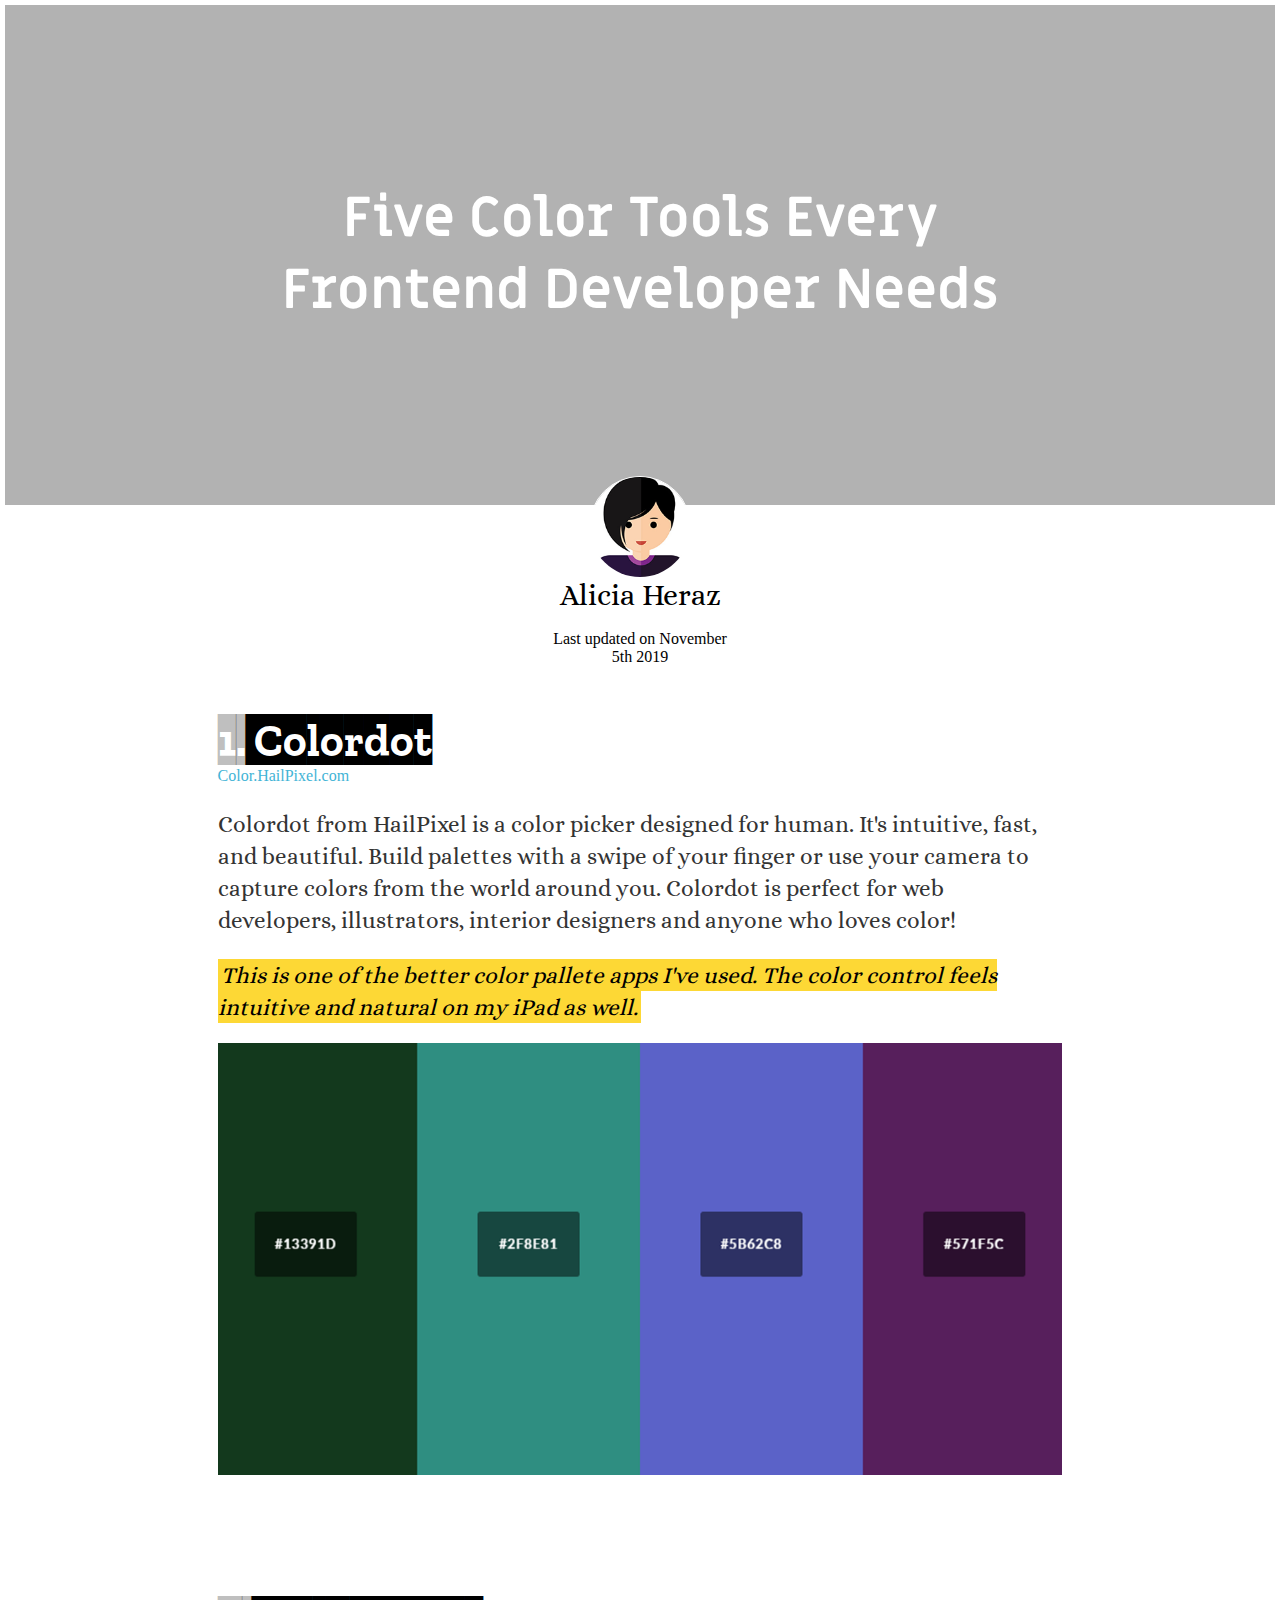
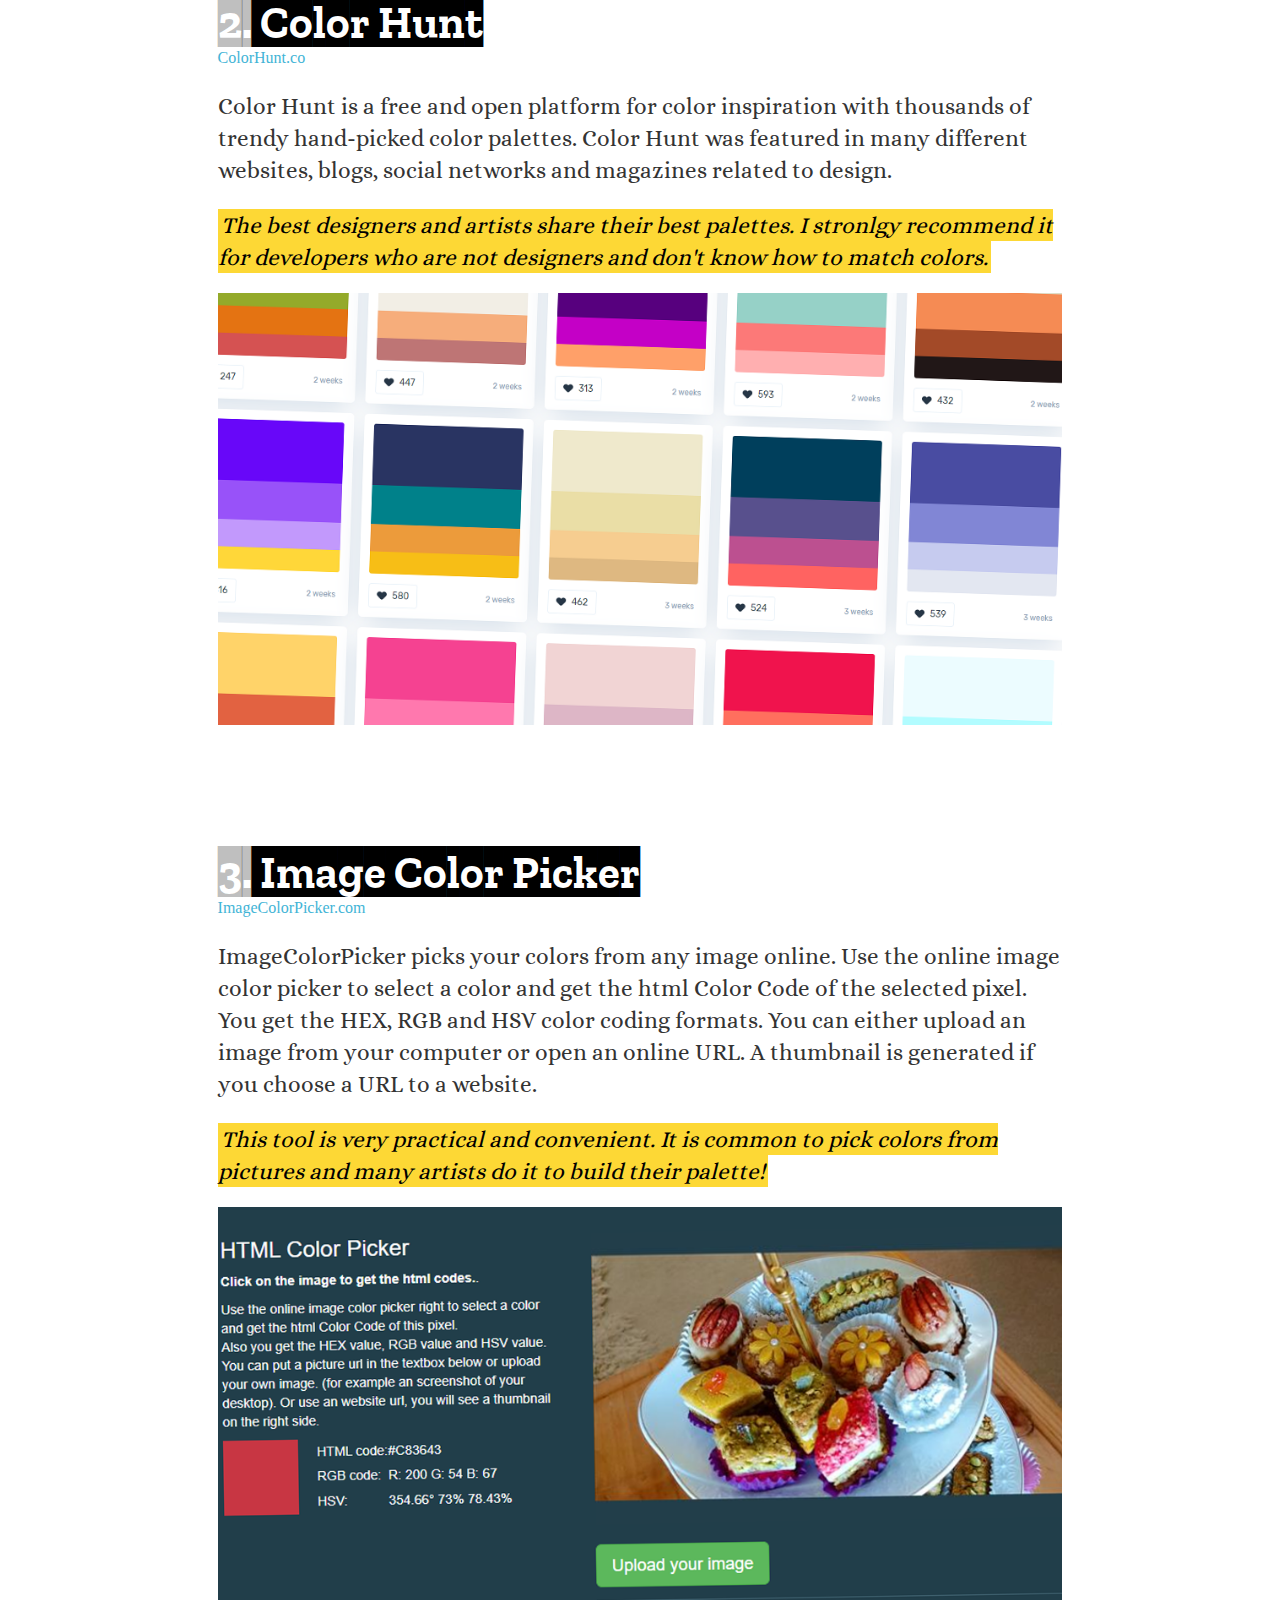
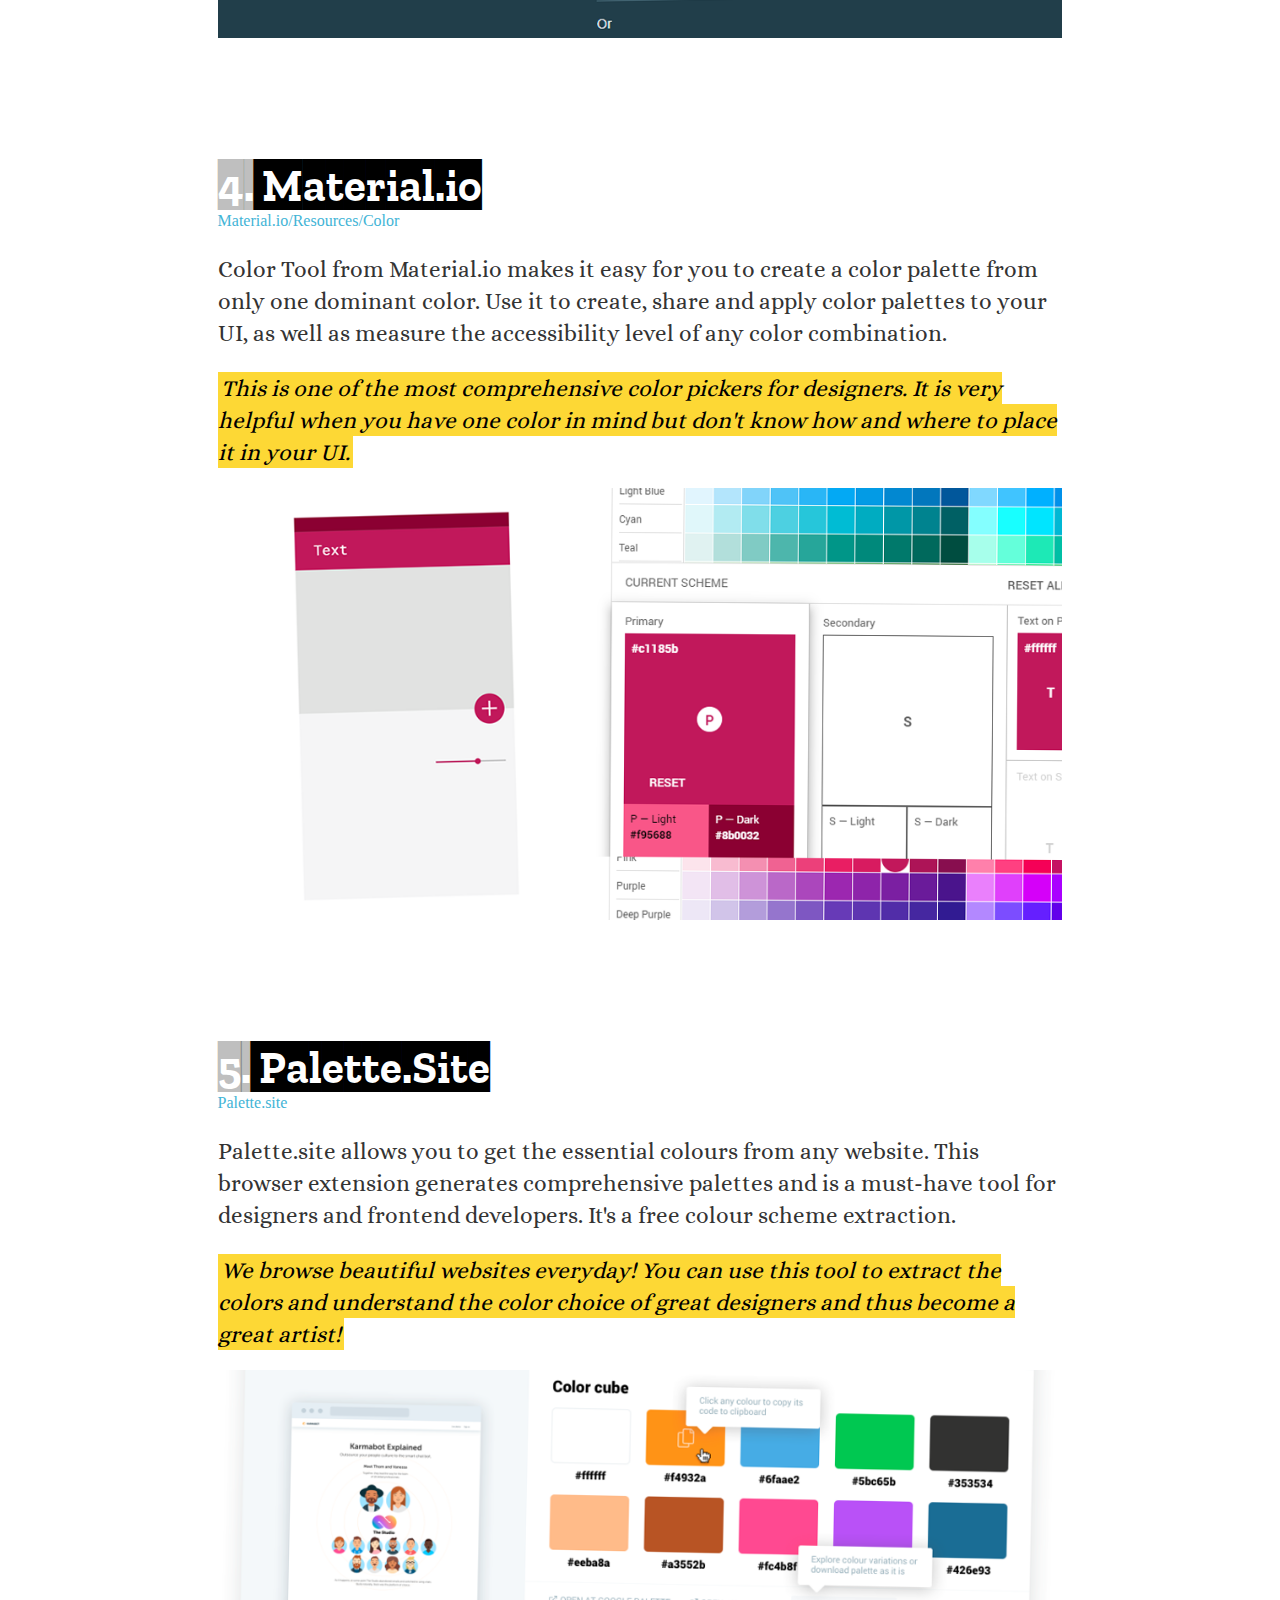
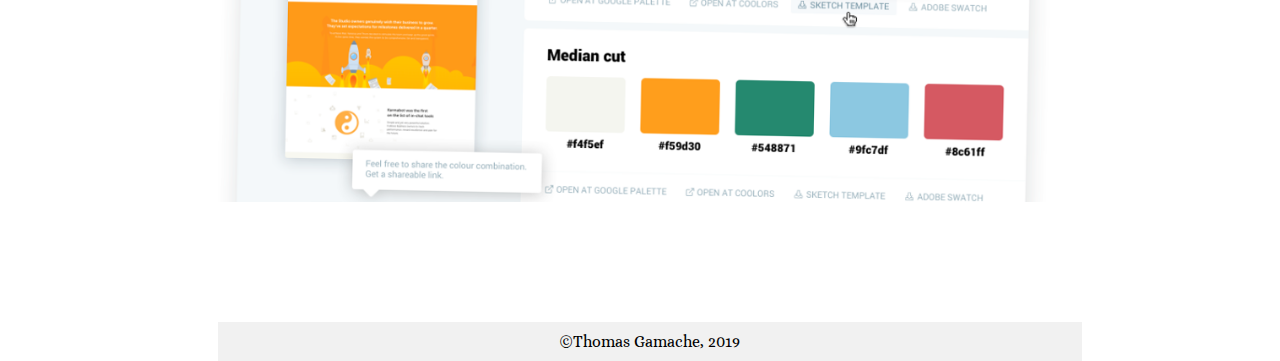
<file: index.html>
<!DOCTYPE html>
<html>
  <head>
    <meta charset="utf-8">
    <title>Alicia's List of Five</title>
    <link rel="stylesheet" href='fivecolortools-styles.css'/>
    <link rel="stylesheet" href="https://fonts.googleapis.com/css?family=Miriam+Libre&display=swap">
    <link rel="stylesheet" href="https://fonts.googleapis.com/css?family=Zilla+Slab+Highlight&display=swap">
    <link rel="stylesheet" href="https://fonts.googleapis.com/css?family=Alice&display=swap">
	<link rel="icon" href="favicon.ico">
  </head>
  
  
  <body>
    <header><h1 style="font-size:55px(max-width:780px)">Five Color Tools Every <br> Frontend Developer Needs
      </h1>
    </header>
    <figure>
    <img src="alicia.png" class="profil">
      <figcaption><span class="caption">Alicia Heraz </span> 
        </figcaption>
        <br>
        <figcaption class="border">
        Last updated on November 5th 2019
        </figcaption>
      </figure>
    <div class = "wrapper">   
    
      <div class="colordot"><h2><span class="num">1.</span> Colordot</h2>
    <a href = "https://colorhunt.co//">Color.HailPixel.com</a>
    <p>Colordot from HailPixel is a color picker designed for human. It's intuitive, fast, and beautiful. Build palettes with a swipe of your finger or use your camera to capture colors from the world around you. Colordot is perfect for web developers, illustrators, interior designers and anyone who loves color!</p>

<p><mark class = "m2">This is one of the better color pallete apps I've used. The color control feels intuitive and natural on my iPad as well.

  </mark></p>
    <img src ="hailpixel.com.png" class = "img">
    
      <h2><span class="num">2.</span> Color Hunt</h2>
      
      <a href="https://colorhunt.co/">ColorHunt.co</a>
      
      <p>Color Hunt is a free and open platform for color inspiration with thousands of trendy hand-picked color palettes. Color Hunt was featured in many different websites, blogs, social networks and magazines related to design.</p>
      
      <p><mark class="m2">The best designers and artists share their best palettes. I stronlgy recommend it for developers who are not designers and don't know how to match colors.</p>
        
        <img src="colorhunt.co.png" class="img">
        
      <h2><span class="num">3.</span> Image Color Picker</h2>
      
      <a href="https://imagecolorpicker.com/">ImageColorPicker.com</a>
      
      <p>ImageColorPicker picks your colors from any image online. Use the online image color picker to select a color and get the html Color Code of the selected pixel. You get the HEX, RGB and HSV color coding formats. You can either upload an image from your computer or open an online URL. A thumbnail is generated if you choose a URL to a website.</p>
      
      <p><mark class="m2">This tool is very practical and convenient. It is common to pick colors from pictures and many artists do it to build their palette!</mark></p>
      
      <img src="imagecolorpicker.com.png" class="img">
      
      <h2><span class="num">4.</span> Material.io</h2>
      
      <a href="https://material.io/">Material.io/Resources/Color</a>
      
      <p>Color Tool from Material.io makes it easy for you to create a color palette from only one dominant color. Use it to create, share and apply color palettes to your UI, as well as measure the accessibility level of any color combination.</p>
      
      <p><mark class="m2">This is one of the most comprehensive color pickers for designers. It is very helpful when you have one color in mind but don't know how and where to place it in your UI.</mark></p>
      
      <img src="material.io.png" class="img">
      
      <h2><span class="num">5.</span> Palette.Site</h2>
      
      <a href="http://palette.site/">Palette.site</a>
      
   <p>Palette.site allows you to get the essential colours from any website. This browser extension generates comprehensive palettes and is a must-have tool for designers and frontend developers. It's a free colour scheme extraction.</p>
      
      
      <p><mark class="m2">We browse beautiful websites everyday! You can use this tool to extract the colors and understand the color choice of great designers and thus become a great artist!</mark></p>
      
      <img src="palette.site.png"
           class = "img">
	<div class="footer">&copyThomas Gamache, 2019</div>
  </body>
</html>
</file>
<file: fivecolortools-styles.css>
html,body{
  padding: 0px;
  margin: 0px;
  box-sizing: border-box;
}
header{
  text-align: center;
  background-image: linear-gradient(rgba(0, 0, 0, .3), rgba(0, 0, 0, .3)),url(https://i.postimg.cc/8z6qcMJL/header.png);
  background-repeat: none;
  background-size: cover;
  width: auto;
  height: 500px;
  border: solid 5px white;
  display: flex;
  justify-content: center;
  align-items: center;
  color: white;
}
h1{
  font-family: 'Miriam Libre', sans-serif;
  font-size: 55px;
}
  
h2{
  font-family: 'Zilla Slab Highlight', cursive;
  font-size: 45px;
  font-weight: bold;
  margin-bottom: auto;
}

figcaption{
  width: 66%;
  margin-left: auto;
  margin-right: auto;
  display: flex;
  justify-content: center;
  text-align: center;
  
}

p{
  font-family: 'Alice', serif;
  font-size: 23px;
  line-height: 32px;
  color: rgb(51,51,51);
  margin-bottom: 20px;
}

a{
  color: #42b4d6;
  text-decoration: none;
  margin-bottom: 20px;
}

a:hover{
  text-decoration: underline;
}

.profil{
  border-radius: 100%;
  border: solid 1px white;
  width: 66%;
  width: 100px;
  margin-left: auto;
  margin-right: auto;
  display: flex;
  justify-content: center;
  margin-top: -50px;
}

.caption{
  font-family: 'Alice', serif;
  font-size: 30px;
}

.border{
  border-bottom: solid 2px, grey;
  padding-bottom: 10px;
  width: 15%;
}

.wrapper{
  width: 66%;
  margin-left: auto;
  margin-right: auto;
}
  
.m2{
  font-style: italic;
  background-color: #FDD835;
  padding: 3px;
  margin-top: 20px;
}

.img{
  width: 100%;
  display: block;
  margin-bottom: 120px;
}

.num{
  color: rgba(0, 0, 0, 0.25);
}
.footer {
  background-color: #f1f1f1;
  padding: 10px;
  text-align: center;
  bottom: 0;
  left: 0;
  width: 100%;
  font-family: 'Alice', serif;
</file>
